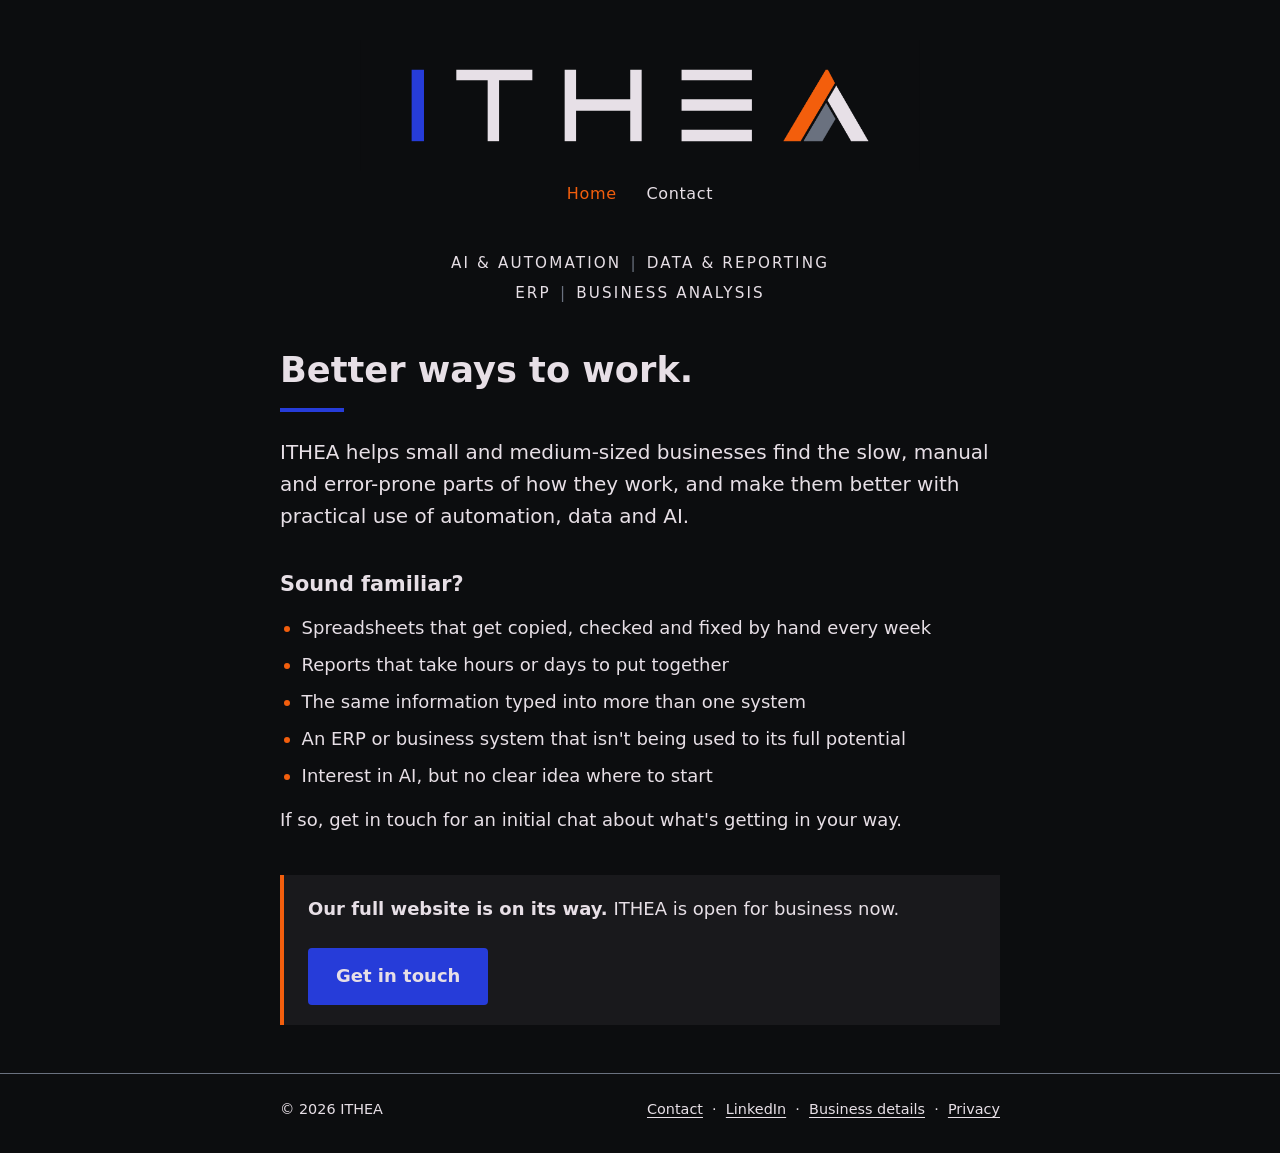
<file: index.html>
<!doctype html>
<html lang="en-GB">
<head>
  <meta charset="utf-8">
  <meta name="viewport" content="width=device-width, initial-scale=1">
  <title>ITHEA | AI &amp; Automation, Data &amp; Reporting, ERP, Business Analysis</title>
  <meta name="description" content="ITHEA helps small and medium-sized businesses find the slow, manual parts of how they work and fix them with practical automation, data, reporting and AI. Based in Huddersfield, West Yorkshire.">
  <meta name="theme-color" content="#0c0d0f">
  <link rel="icon" href="favicon.ico" sizes="any">
  <link rel="icon" type="image/png" sizes="32x32" href="favicon-32.png">
  <link rel="apple-touch-icon" href="apple-touch-icon.png">
  <meta property="og:title" content="ITHEA">
  <meta property="og:description" content="Practical help with AI, automation, data, reporting, ERP and business analysis for small and medium-sized businesses.">
  <meta property="og:type" content="website">
  <meta property="og:locale" content="en_GB">
  <link rel="stylesheet" href="style.css">
</head>
<body>
  <header>
    <div class="wrap">
      <img class="logo" src="ithea-logo.svg" alt="ITHEA" width="3722" height="869">
      <nav aria-label="Main">
        <a href="index.html" aria-current="page">Home</a>
        <a href="contact.html">Contact</a>
      </nav>
    </div>
  </header>

  <main>
    <div class="wrap">
      <p class="strapline">
        <span>AI &amp; Automation</span><span class="sep" aria-hidden="true">|</span><span>Data &amp; Reporting</span><br>
        <span>ERP</span><span class="sep" aria-hidden="true">|</span><span>Business Analysis</span>
      </p>

      <h1>Better ways to work.</h1>
      <hr class="rule">
      <p class="lead">ITHEA helps small and medium-sized businesses find the slow, manual and error-prone parts of how they work, and make them better with practical use of automation, data and AI.</p>

      <h2>Sound familiar?</h2>
      <ul class="plain">
        <li>Spreadsheets that get copied, checked and fixed by hand every week</li>
        <li>Reports that take hours or days to put together</li>
        <li>The same information typed into more than one system</li>
        <li>An ERP or business system that isn't being used to its full potential</li>
        <li>Interest in AI, but no clear idea where to start</li>
      </ul>
      <p>If so, get in touch for an initial chat about what's getting in your way.</p>

      <div class="notice">
        <p><strong>Our full website is on its way.</strong> ITHEA is open for business now.</p>
        <a class="button" href="contact.html">Get in touch</a>
      </div>
    </div>
  </main>

  <footer>
    <div class="wrap">
      <span>&copy; 2026 ITHEA</span>
      <span><a href="contact.html">Contact</a> &nbsp;&middot;&nbsp; <a href="https://www.linkedin.com/company/ithea-uk" target="_blank" rel="noopener">LinkedIn</a> &nbsp;&middot;&nbsp; <a href="business-details.html">Business details</a> &nbsp;&middot;&nbsp; <a href="privacy.html">Privacy</a></span>
    </div>
  </footer>
</body>
</html>
</file>
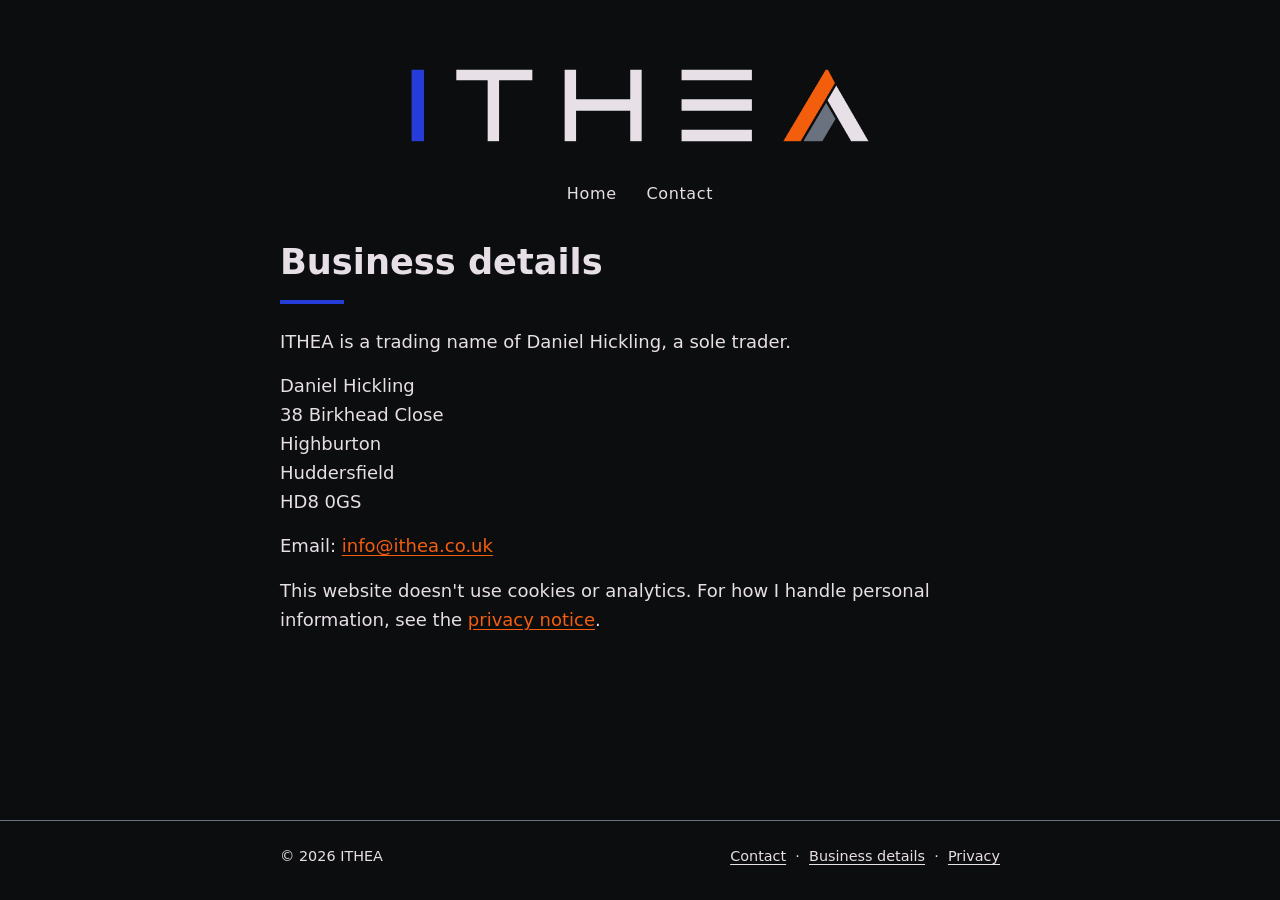
<file: business-details.html>
<!doctype html>
<html lang="en-GB">
<head>
  <meta charset="utf-8">
  <meta name="viewport" content="width=device-width, initial-scale=1">
  <title>Business details | ITHEA</title>
  <meta name="description" content="Who is behind ITHEA, and how to contact the business.">
  <meta name="theme-color" content="#0c0d0f">
  <link rel="icon" href="favicon.ico" sizes="any">
  <link rel="icon" type="image/png" sizes="32x32" href="favicon-32.png">
  <link rel="apple-touch-icon" href="apple-touch-icon.png">
  <link rel="stylesheet" href="style.css">
</head>
<body>
  <header>
    <div class="wrap">
      <a href="index.html"><img class="logo" src="ithea-logo.svg" alt="ITHEA - home" width="3722" height="869"></a>
      <nav aria-label="Main">
        <a href="index.html">Home</a>
        <a href="contact.html">Contact</a>
      </nav>
    </div>
  </header>

  <main>
    <div class="wrap">
      <h1>Business details</h1>
      <hr class="rule">
      <p>ITHEA is a trading name of Daniel Hickling, a sole trader.</p>

      <address>
        Daniel Hickling<br>
        38 Birkhead Close<br>
        Highburton<br>
        Huddersfield<br>
        HD8 0GS
      </address>

      <p>Email: <a href="mailto:info@ithea.co.uk">info@ithea.co.uk</a></p>

      <p>This website doesn't use cookies or analytics. For how I handle personal information, see the <a href="privacy.html">privacy notice</a>.</p>
    </div>
  </main>

  <footer>
    <div class="wrap">
      <span>&copy; 2026 ITHEA</span>
      <span><a href="contact.html">Contact</a> &nbsp;&middot;&nbsp; <a href="business-details.html">Business details</a> &nbsp;&middot;&nbsp; <a href="privacy.html">Privacy</a></span>
    </div>
  </footer>
</body>
</html>
</file>
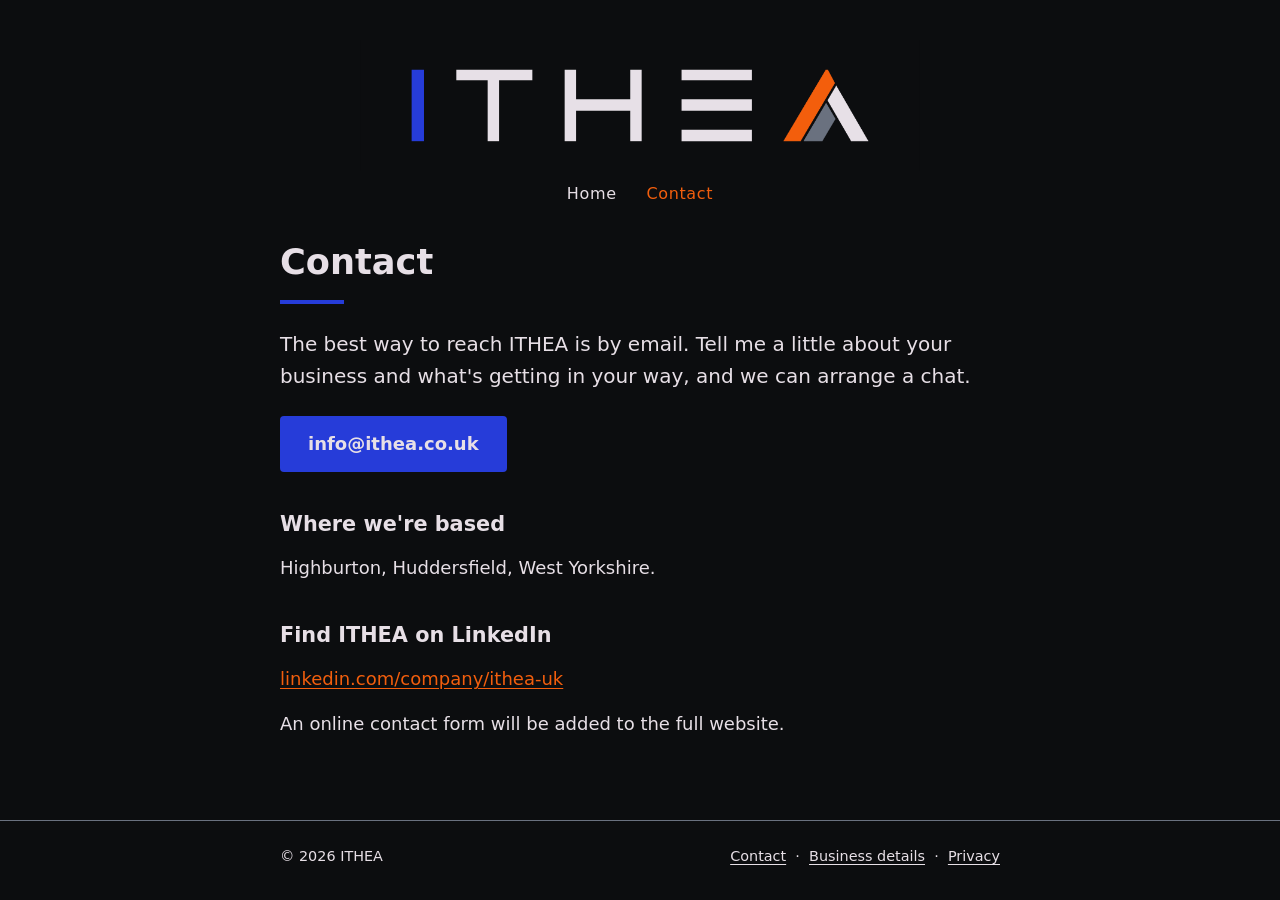
<file: contact.html>
<!doctype html>
<html lang="en-GB">
<head>
  <meta charset="utf-8">
  <meta name="viewport" content="width=device-width, initial-scale=1">
  <title>Contact | ITHEA</title>
  <meta name="description" content="Get in touch with ITHEA by email. Based in Highburton, Huddersfield.">
  <meta name="theme-color" content="#0c0d0f">
  <link rel="icon" href="favicon.ico" sizes="any">
  <link rel="icon" type="image/png" sizes="32x32" href="favicon-32.png">
  <link rel="apple-touch-icon" href="apple-touch-icon.png">
  <link rel="stylesheet" href="style.css">
</head>
<body>
  <header>
    <div class="wrap">
      <a href="index.html"><img class="logo" src="ithea-logo.svg" alt="ITHEA - home" width="3722" height="869"></a>
      <nav aria-label="Main">
        <a href="index.html">Home</a>
        <a href="contact.html" aria-current="page">Contact</a>
      </nav>
    </div>
  </header>

  <main>
    <div class="wrap">
      <h1>Contact</h1>
      <hr class="rule">
      <p class="lead">The best way to reach ITHEA is by email. Tell me a little about your business and what's getting in your way, and we can arrange a chat.</p>

      <p><a class="button" href="mailto:info@ithea.co.uk">info@ithea.co.uk</a></p>

      <h2>Where we're based</h2>
      <p>Highburton, Huddersfield, West Yorkshire.</p>

      <h2>Find ITHEA on LinkedIn</h2>
      <p><a href="https://www.linkedin.com/company/ithea-uk" target="_blank" rel="noopener">linkedin.com/company/ithea-uk</a></p>

      <p>An online contact form will be added to the full website.</p>
    </div>
  </main>

  <footer>
    <div class="wrap">
      <span>&copy; 2026 ITHEA</span>
      <span><a href="contact.html">Contact</a> &nbsp;&middot;&nbsp; <a href="business-details.html">Business details</a> &nbsp;&middot;&nbsp; <a href="privacy.html">Privacy</a></span>
    </div>
  </footer>
</body>
</html>
</file>
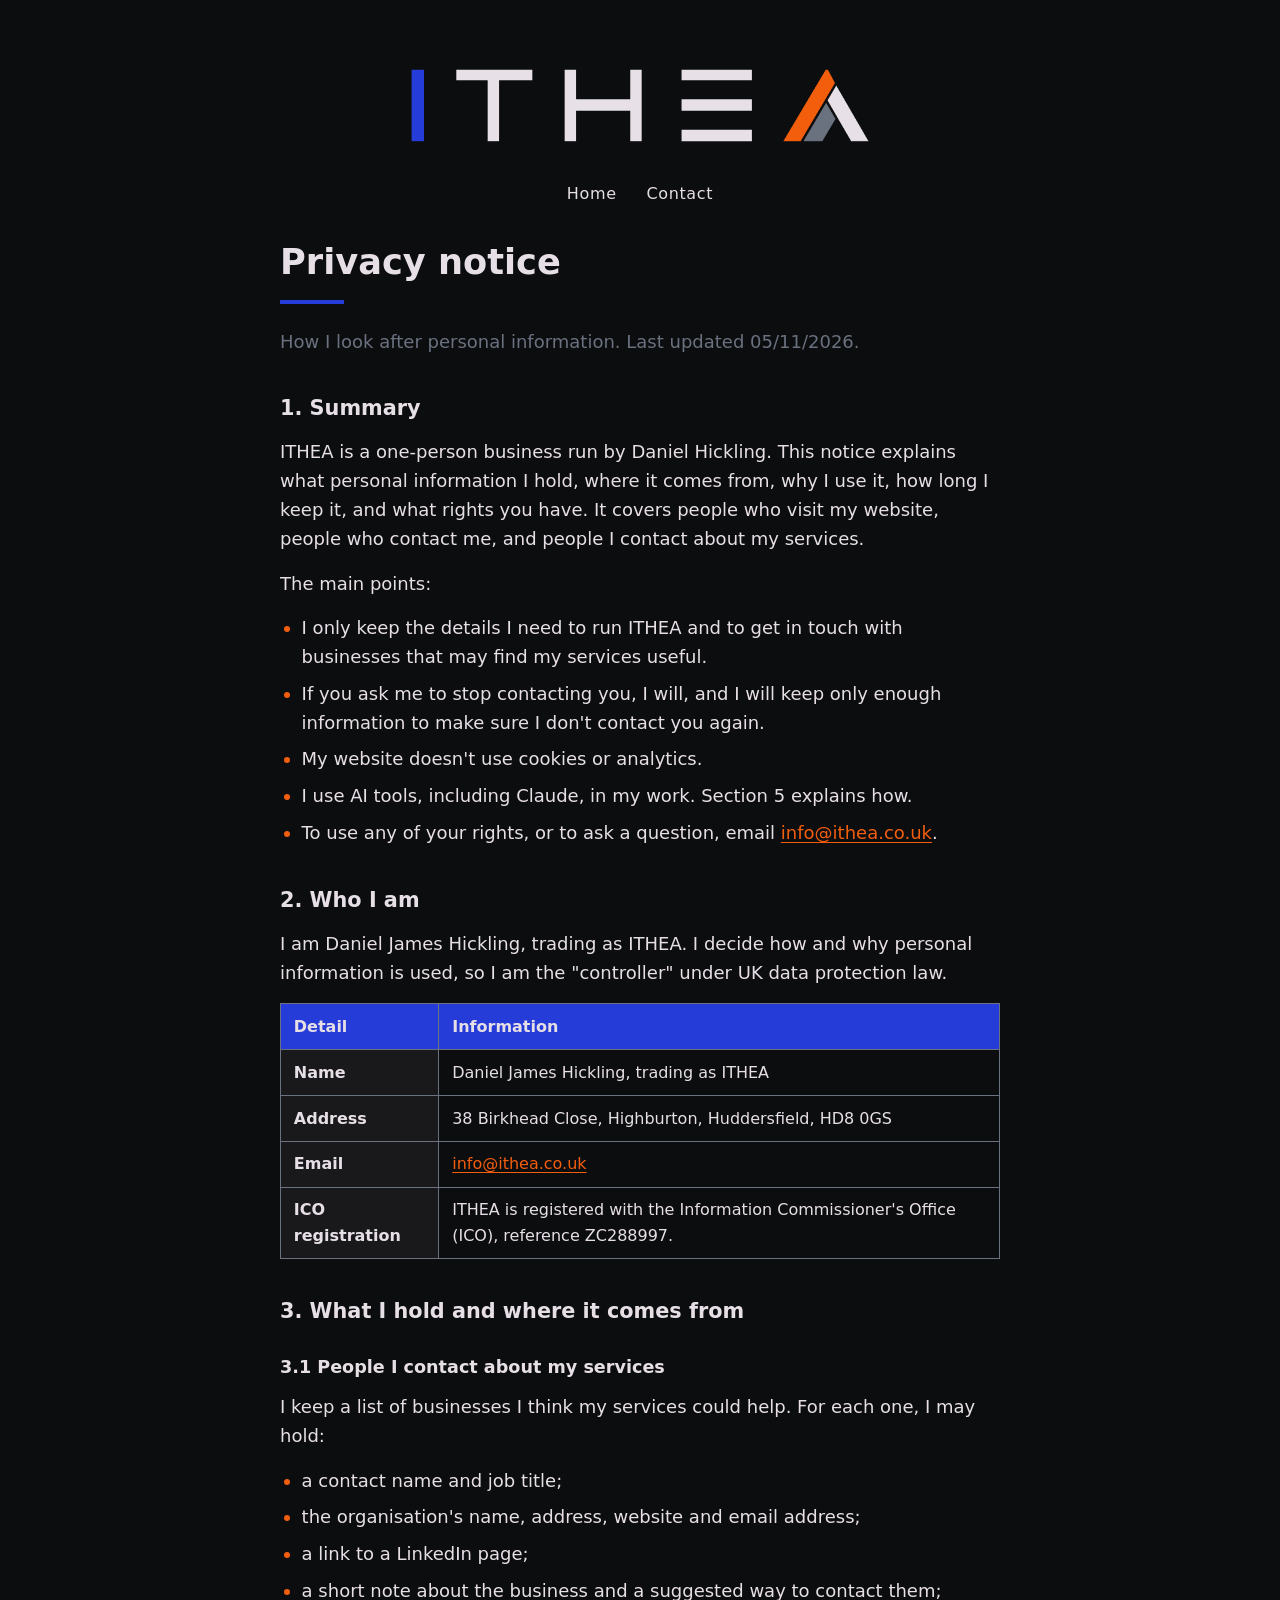
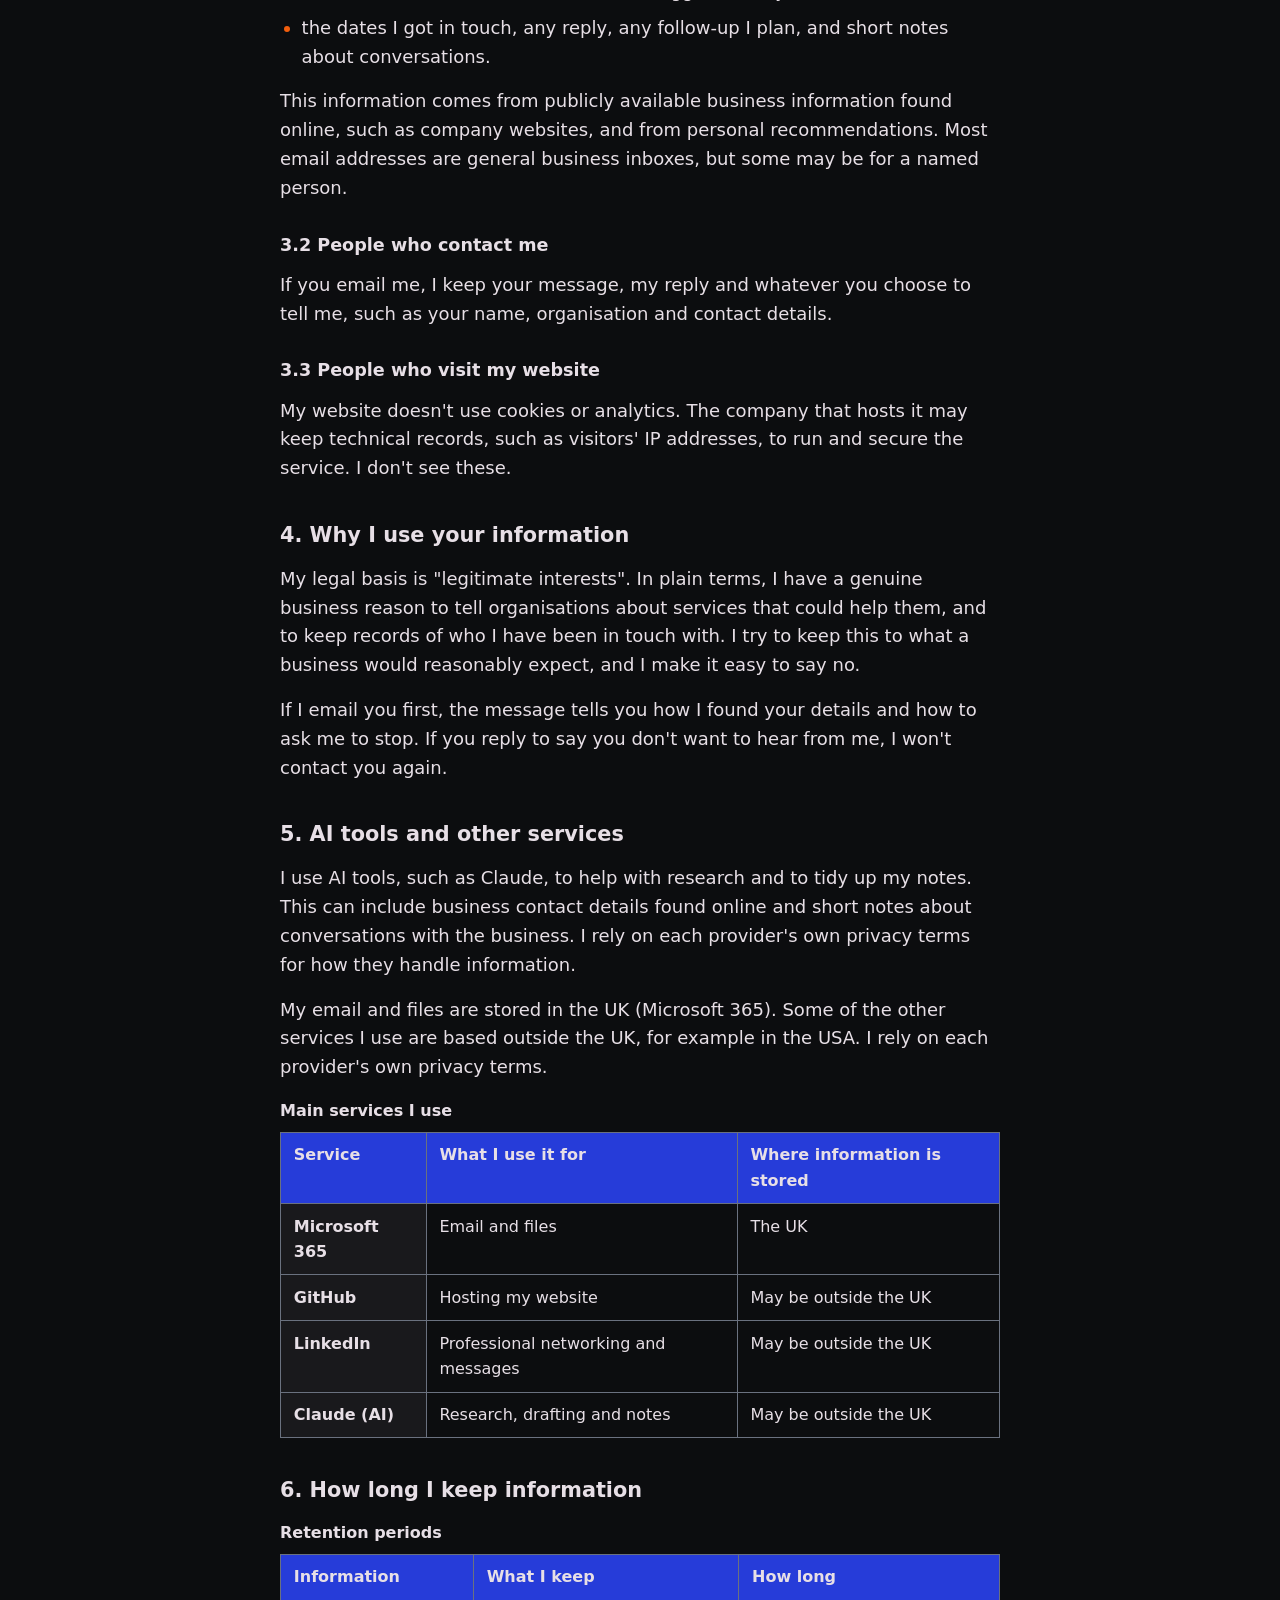
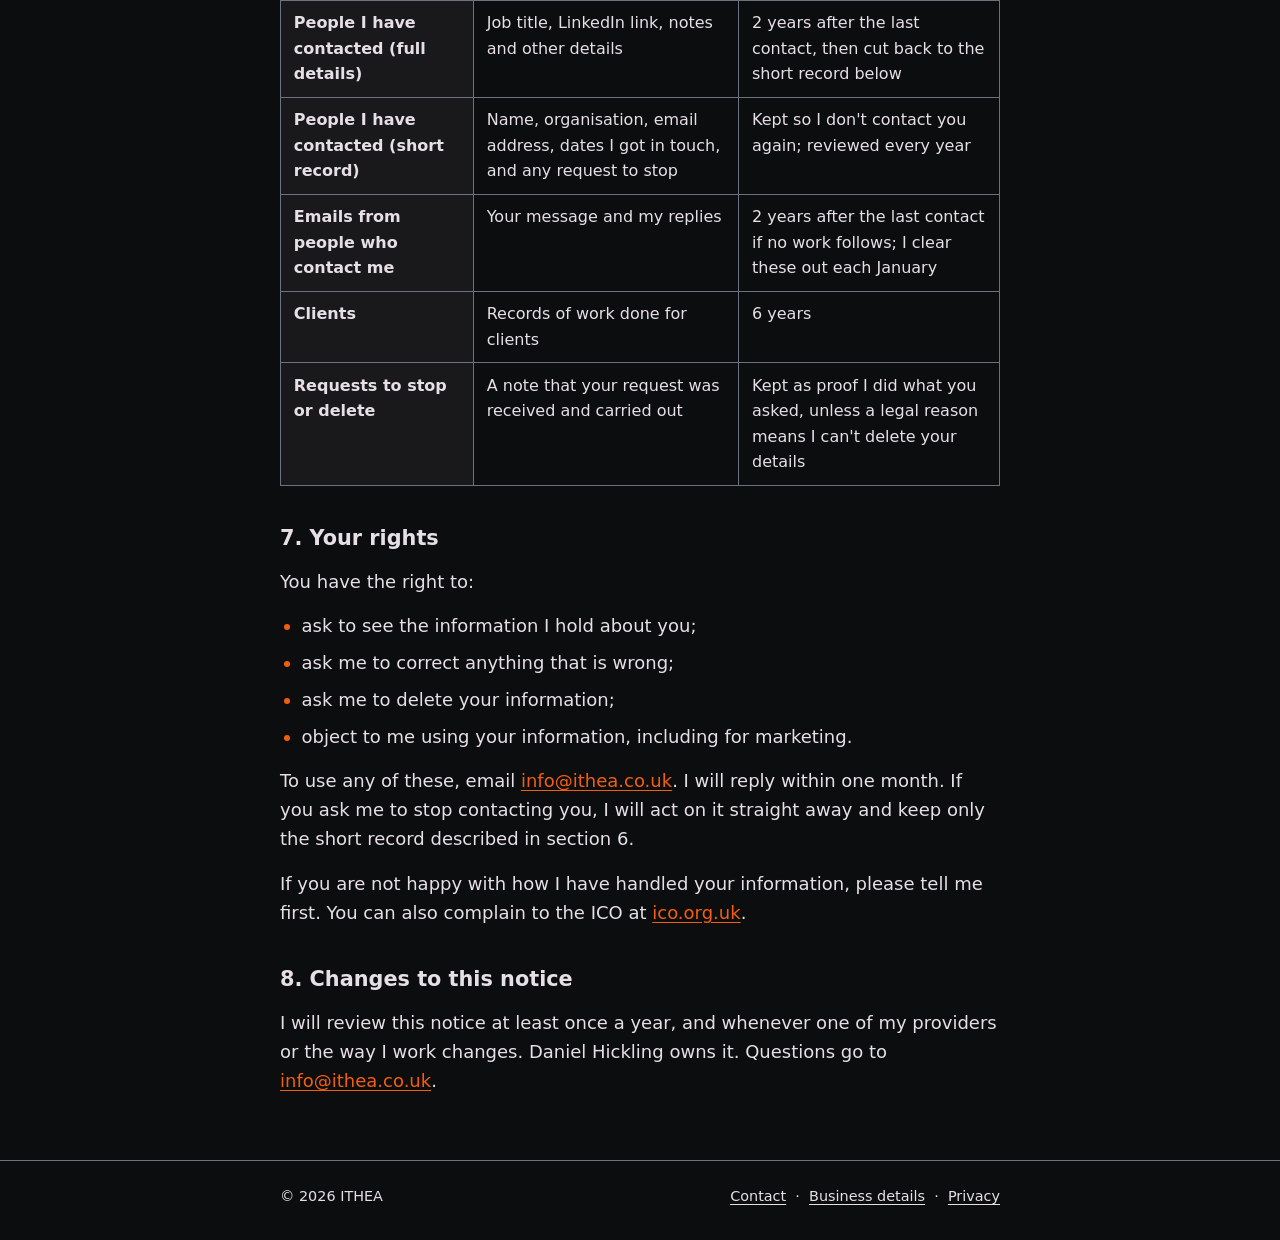
<file: ITHEA Privacy Notice content for website v0.01.html>
<!doctype html>
<html lang="en-GB">
<head>
  <meta charset="utf-8">
  <meta name="viewport" content="width=device-width, initial-scale=1">
  <title>Privacy notice | ITHEA</title>
  <meta name="description" content="How ITHEA looks after personal information.">
  <meta name="theme-color" content="#0c0d0f">
  <link rel="icon" href="favicon.ico" sizes="any">
  <link rel="icon" type="image/png" sizes="32x32" href="favicon-32.png">
  <link rel="apple-touch-icon" href="apple-touch-icon.png">
  <link rel="stylesheet" href="style.css">
  <style>
    .table-wrap { overflow-x: auto; margin: 1rem 0 1.5rem; }
    .table-wrap table { border-collapse: collapse; width: 100%; min-width: 32rem; font-size: 1rem; }
    .table-wrap caption { text-align: left; color: var(--soft); font-weight: 600; padding-bottom: 8px; }
    .table-wrap th, .table-wrap td { border: 1px solid var(--grey); padding: 0.6rem 0.8rem; text-align: left; vertical-align: top; }
    .table-wrap thead th { background: var(--blue); color: var(--soft); }
    .table-wrap tbody th { background: rgba(231, 223, 230, 0.06); font-weight: 600; }
    h3 { font-size: 1.1rem; font-weight: 600; margin: 28px 0 12px; }
    .updated { color: var(--grey); }
  </style>
</head>
<body>
  <header>
    <div class="wrap">
      <a href="index.html"><img class="logo" src="ithea-logo.svg" alt="ITHEA - home" width="3722" height="869"></a>
      <nav aria-label="Main">
        <a href="index.html">Home</a>
        <a href="contact.html">Contact</a>
      </nav>
    </div>
  </header>

  <main>
    <div class="wrap">
      <h1>Privacy notice</h1>
      <hr class="rule">
      <p class="updated">How I look after personal information. Last updated 05/11/2026.</p>

      <h2>1. Summary</h2>
      <p>ITHEA is a one-person business run by Daniel Hickling. This notice explains what personal information I hold, where it comes from, why I use it, how long I keep it, and what rights you have. It covers people who visit my website, people who contact me, and people I contact about my services.</p>
      <p>The main points:</p>
      <ul class="plain">
        <li>I only keep the details I need to run ITHEA and to get in touch with businesses that may find my services useful.</li>
        <li>If you ask me to stop contacting you, I will, and I will keep only enough information to make sure I don't contact you again.</li>
        <li>My website doesn't use cookies or analytics.</li>
        <li>I use AI tools, including Claude, in my work. Section 5 explains how.</li>
        <li>To use any of your rights, or to ask a question, email <a href="mailto:info@ithea.co.uk">info@ithea.co.uk</a>.</li>
      </ul>

      <h2>2. Who I am</h2>
      <p>I am Daniel James Hickling, trading as ITHEA. I decide how and why personal information is used, so I am the "controller" under UK data protection law.</p>
      <div class="table-wrap">
        <table>
          <thead><tr><th scope="col">Detail</th><th scope="col">Information</th></tr></thead>
          <tbody>
            <tr><th scope="row">Name</th><td>Daniel James Hickling, trading as ITHEA</td></tr>
            <tr><th scope="row">Address</th><td>38 Birkhead Close, Highburton, Huddersfield, HD8 0GS</td></tr>
            <tr><th scope="row">Email</th><td><a href="mailto:info@ithea.co.uk">info@ithea.co.uk</a></td></tr>
            <tr><th scope="row">ICO registration</th><td>ITHEA is registered with the Information Commissioner's Office (ICO), reference ZC288997.</td></tr>
          </tbody>
        </table>
      </div>

      <h2>3. What I hold and where it comes from</h2>
      <h3>3.1 People I contact about my services</h3>
      <p>I keep a list of businesses I think my services could help. For each one, I may hold:</p>
      <ul class="plain">
        <li>a contact name and job title;</li>
        <li>the organisation's name, address, website and email address;</li>
        <li>a link to a LinkedIn page;</li>
        <li>a short note about the business and a suggested way to contact them;</li>
        <li>the dates I got in touch, any reply, any follow-up I plan, and short notes about conversations.</li>
      </ul>
      <p>This information comes from publicly available business information found online, such as company websites, and from personal recommendations. Most email addresses are general business inboxes, but some may be for a named person.</p>

      <h3>3.2 People who contact me</h3>
      <p>If you email me, I keep your message, my reply and whatever you choose to tell me, such as your name, organisation and contact details.</p>

      <h3>3.3 People who visit my website</h3>
      <p>My website doesn't use cookies or analytics. The company that hosts it may keep technical records, such as visitors' IP addresses, to run and secure the service. I don't see these.</p>

      <h2>4. Why I use your information</h2>
      <p>My legal basis is "legitimate interests". In plain terms, I have a genuine business reason to tell organisations about services that could help them, and to keep records of who I have been in touch with. I try to keep this to what a business would reasonably expect, and I make it easy to say no.</p>
      <p>If I email you first, the message tells you how I found your details and how to ask me to stop. If you reply to say you don't want to hear from me, I won't contact you again.</p>

      <h2>5. AI tools and other services</h2>
      <p>I use AI tools, such as Claude, to help with research and to tidy up my notes. This can include business contact details found online and short notes about conversations with the business. I rely on each provider's own privacy terms for how they handle information.</p>
      <p>My email and files are stored in the UK (Microsoft 365). Some of the other services I use are based outside the UK, for example in the USA. I rely on each provider's own privacy terms.</p>
      <div class="table-wrap">
        <table>
          <caption>Main services I use</caption>
          <thead><tr><th scope="col">Service</th><th scope="col">What I use it for</th><th scope="col">Where information is stored</th></tr></thead>
          <tbody>
            <tr><th scope="row">Microsoft 365</th><td>Email and files</td><td>The UK</td></tr>
            <tr><th scope="row">GitHub</th><td>Hosting my website</td><td>May be outside the UK</td></tr>
            <tr><th scope="row">LinkedIn</th><td>Professional networking and messages</td><td>May be outside the UK</td></tr>
            <tr><th scope="row">Claude (AI)</th><td>Research, drafting and notes</td><td>May be outside the UK</td></tr>
          </tbody>
        </table>
      </div>

      <h2>6. How long I keep information</h2>
      <div class="table-wrap">
        <table>
          <caption>Retention periods</caption>
          <thead><tr><th scope="col">Information</th><th scope="col">What I keep</th><th scope="col">How long</th></tr></thead>
          <tbody>
            <tr><th scope="row">People I have contacted (full details)</th><td>Job title, LinkedIn link, notes and other details</td><td>2 years after the last contact, then cut back to the short record below</td></tr>
            <tr><th scope="row">People I have contacted (short record)</th><td>Name, organisation, email address, dates I got in touch, and any request to stop</td><td>Kept so I don't contact you again; reviewed every year</td></tr>
            <tr><th scope="row">Emails from people who contact me</th><td>Your message and my replies</td><td>2 years after the last contact if no work follows; I clear these out each January</td></tr>
            <tr><th scope="row">Clients</th><td>Records of work done for clients</td><td>6 years</td></tr>
            <tr><th scope="row">Requests to stop or delete</th><td>A note that your request was received and carried out</td><td>Kept as proof I did what you asked, unless a legal reason means I can't delete your details</td></tr>
          </tbody>
        </table>
      </div>

      <h2>7. Your rights</h2>
      <p>You have the right to:</p>
      <ul class="plain">
        <li>ask to see the information I hold about you;</li>
        <li>ask me to correct anything that is wrong;</li>
        <li>ask me to delete your information;</li>
        <li>object to me using your information, including for marketing.</li>
      </ul>
      <p>To use any of these, email <a href="mailto:info@ithea.co.uk">info@ithea.co.uk</a>. I will reply within one month. If you ask me to stop contacting you, I will act on it straight away and keep only the short record described in section 6.</p>
      <p>If you are not happy with how I have handled your information, please tell me first. You can also complain to the ICO at <a href="https://ico.org.uk" target="_blank" rel="noopener">ico.org.uk</a>.</p>

      <h2>8. Changes to this notice</h2>
      <p>I will review this notice at least once a year, and whenever one of my providers or the way I work changes. Daniel Hickling owns it. Questions go to <a href="mailto:info@ithea.co.uk">info@ithea.co.uk</a>.</p>
    </div>
  </main>

  <footer>
    <div class="wrap">
      <span>&copy; 2026 ITHEA</span>
      <span><a href="contact.html">Contact</a> &nbsp;&middot;&nbsp; <a href="business-details.html">Business details</a> &nbsp;&middot;&nbsp; <a href="privacy.html">Privacy</a></span>
    </div>
  </footer>
</body>
</html>
</file>
<file: style.css>
/* ITHEA holding site - brand colours as confirmed 23/10/2026 */
:root {
  --black: #0c0d0f;   /* ITHEA black */
  --soft: #e7dfe6;    /* soft grey (reads as pale lilac) */
  --blue: #263cd9;
  --orange: #f25e0d;
  --grey: #6a717f;
}

* { box-sizing: border-box; }

html { -webkit-text-size-adjust: 100%; }

body {
  margin: 0;
  min-height: 100vh;
  display: flex;
  flex-direction: column;
  background: var(--black);
  color: var(--soft);
  font-family: "Avenir Next", Avenir, "Nunito Sans", "Segoe UI", system-ui, -apple-system, Roboto, sans-serif;
  font-size: 1.125rem;
  line-height: 1.6;
}

a { color: var(--orange); text-underline-offset: 3px; }
a:hover { color: var(--soft); }
a:focus-visible, .button:focus-visible {
  outline: 3px solid var(--orange);
  outline-offset: 3px;
}

.wrap {
  width: 100%;
  max-width: 760px;
  margin: 0 auto;
  padding: 0 20px;
}

header { padding: 40px 0 8px; }

.logo { display: block; width: 100%; max-width: 560px; height: auto; margin: 0 auto; }

nav { text-align: center; padding: 8px 0 0; }
nav a { margin: 0 12px; font-size: 1rem; text-decoration: none; color: var(--soft); letter-spacing: 0.04em; }
nav a:hover, nav a[aria-current="page"] { color: var(--orange); }

main { flex: 1; padding: 24px 0 48px; }

.strapline {
  text-align: center;
  font-size: 0.95rem;
  letter-spacing: 0.14em;
  text-transform: uppercase;
  line-height: 2;
  margin: 8px 0 40px;
  color: var(--soft);
}
.strapline span { white-space: nowrap; }
.strapline .sep { color: var(--grey); margin: 0 0.6em; }

h1, h2 { font-weight: 600; line-height: 1.25; margin: 0 0 16px; }
h1 { font-size: clamp(1.6rem, 4.5vw, 2.2rem); }
h2 { font-size: 1.3rem; margin-top: 40px; }

.rule { width: 64px; height: 4px; background: var(--blue); border: 0; margin: 0 0 24px; }

p { margin: 0 0 16px; }

.lead { font-size: 1.25rem; }

ul.plain { padding-left: 1.2em; margin: 0 0 16px; }
ul.plain li { margin-bottom: 8px; }
ul.plain li::marker { color: var(--orange); }

.notice {
  margin: 40px 0 0;
  padding: 20px 24px;
  border-left: 4px solid var(--orange);
  background: rgba(231, 223, 230, 0.06);
}
.notice p:last-child { margin-bottom: 0; }

.button {
  display: inline-block;
  background: var(--blue);
  color: var(--soft);
  padding: 14px 28px;
  font-weight: 600;
  text-decoration: none;
  border-radius: 4px;
  margin-top: 8px;
}
.button:hover { background: var(--soft); color: var(--black); }

address { font-style: normal; margin: 0 0 16px; }

footer {
  border-top: 1px solid var(--grey);
  padding: 24px 0 32px;
  font-size: 0.9rem;
  color: var(--soft);
}
footer .wrap { display: flex; flex-wrap: wrap; gap: 8px 24px; justify-content: space-between; }
footer a { color: var(--soft); }
footer a:hover { color: var(--orange); }

@media (max-width: 480px) {
  body { font-size: 1.05rem; }
  header { padding-top: 28px; }
  .strapline { letter-spacing: 0.08em; font-size: 0.85rem; }
  .strapline span { display: block; }
  .strapline br { display: none; }
  .strapline .sep { display: none; }
}
</file>
